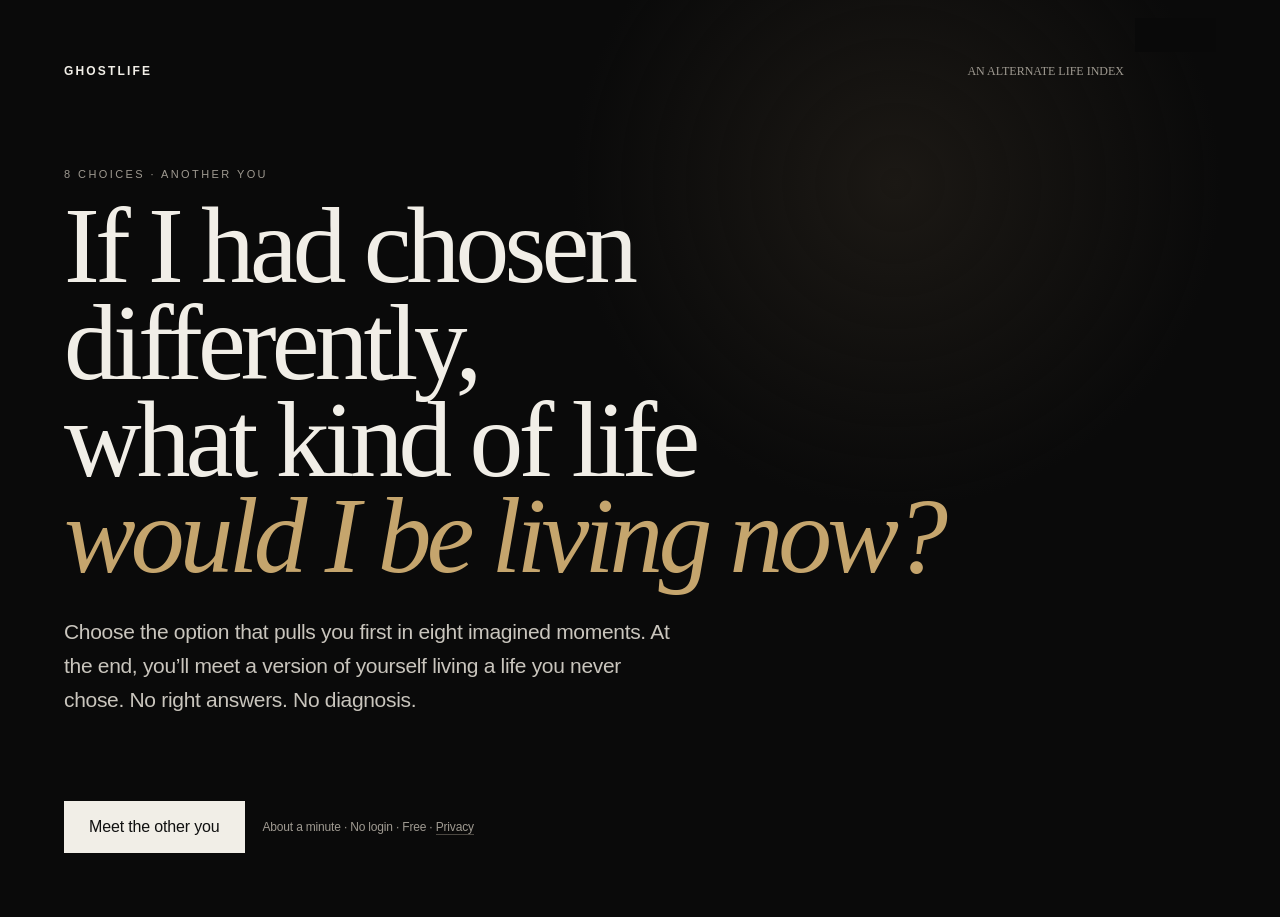
<file: index.html>
<!doctype html>
<html lang="ko">
<head>
<meta charset="utf-8"/>
<meta name="viewport" content="width=device-width,initial-scale=1,viewport-fit=cover"/>
<meta name="theme-color" content="#0a0a0a"/>
<meta name="robots" content="index,follow"/>
<link rel="icon" href="favicon.svg" type="image/svg+xml"/>
<title>GHOSTLIFE — 다른 선택 끝의 나</title>
<meta name="description" content="지금과 다른 선택을 했다면, 나는 어떤 사람이 되었을까? 8개의 장면으로 만나는 또 하나의 나."/>
<link rel="canonical" href="https://chirpyworks.github.io/ghostlife/"/>
<meta property="og:type" content="website"/>
<meta property="og:locale" content="ko_KR"/>
<meta property="og:locale:alternate" content="en_US"/>
<meta property="og:url" content="https://chirpyworks.github.io/ghostlife/"/>
<meta property="og:title" content="GHOSTLIFE — 다른 선택 끝의 나"/>
<meta property="og:description" content="8개의 장면을 고르면, 지금과 다른 삶을 살고 있을 내가 나타납니다."/>
<meta property="og:image" content="https://chirpyworks.github.io/ghostlife/og-ghostlife-kr-v2.png"/>
<meta property="og:image:type" content="image/png"/>
<meta property="og:image:width" content="1200"/>
<meta property="og:image:height" content="630"/>
<meta property="og:image:alt" content="GHOSTLIFE — 지금과 다른 선택을 했다면, 나는 어떤 사람이 되었을까?"/>
<meta name="twitter:card" content="summary_large_image"/>
<meta name="twitter:title" content="GHOSTLIFE — 다른 선택 끝의 나"/>
<meta name="twitter:description" content="8개의 장면을 고르면, 지금과 다른 삶을 살고 있을 내가 나타납니다."/>
<meta name="twitter:image" content="https://chirpyworks.github.io/ghostlife/og-ghostlife-kr-v2.png"/>
<link rel="stylesheet" href="styles/main.css"/>
<script async src="https://www.googletagmanager.com/gtag/js?id=G-9EV5BEQ917"></script>
<script>
  window.dataLayer = window.dataLayer || [];
  function gtag(){dataLayer.push(arguments);}
  gtag('js', new Date());
  gtag('config', 'G-9EV5BEQ917', {
    allow_google_signals: false,
    allow_ad_personalization_signals: false,
    send_page_view: true
  });
</script>
</head>
<body>
<main class="app">
<div class="lang-switch" role="group" aria-label="Language"><button id="langKo" type="button" data-action="set-lang" data-lang="ko">KR</button><button id="langEn" type="button" data-action="set-lang" data-lang="en">EN</button></div>
<section id="landing" class="screen landing active">
  <div class="brand"><strong>GHOSTLIFE</strong><span class="counter">AN ALTERNATE LIFE INDEX</span></div>
  <div class="hero">
    <div class="eyebrow">8 CHOICES · ANOTHER YOU</div>
    <h1 data-i18n-html="heroTitle"><span class="line">그때 다른 선택을 했다면,</span><span class="line">나는 지금</span><em>어떤 삶을 살고 있을까?</em></h1>
    <p data-i18n="heroBody">여덟 장면에서 망설이지 말고 마음이 먼저 가는 쪽을 고르세요. 마지막에는 지금과 조금 다른 삶을 살고 있는 또 하나의 내가 나타납니다. 정답도, 진단도 없습니다.</p><div id="inviteNote" class="invite-note"></div>
  </div>
  <div class="cta-row"><button class="btn" data-i18n="startBtn" data-action="start-test">다른 삶의 나 만나기</button><span class="fine" data-i18n-html="landingFine">약 1분 · 로그인 없이 · 무료 · <a href="privacy.html">개인정보 안내</a></span></div>
</section>

<section id="test" class="screen test">
  <div class="test-head"><strong>GHOSTLIFE</strong><span id="stepText" class="eyebrow">01 / 08</span></div>
  <div class="progress"><i id="progressBar"></i></div>
  <div class="question-wrap">
    <div class="question"><div id="qnum" class="qnum">01</div><h2 id="qtext"></h2></div>
    <div id="answers" class="answers"></div>
  </div>
</section>

<section id="reveal" class="screen reveal">
  <div class="timeline-scene">
    <div class="timeline-field" aria-hidden="true">
      <span class="timeline-stem"></span>
      <span class="timeline-branch one"></span>
      <span class="timeline-branch two"></span>
      <span class="timeline-origin"></span>
      <span class="timeline-lock"></span>
    </div>
    <div class="reveal-copy">
      <div id="revealPhase" class="signal">SIGNAL</div>
      <h2 data-i18n-html="revealTitle">선택이 갈라진 곳에서 <i>다른 내가 나타납니다</i></h2>
    </div>
  </div>
</section>

<section id="result" class="screen result">
  <article id="poster" class="poster">
    <div class="poster-top"><div id="ghostId" class="poster-id">GHOST ID / 00</div></div><div id="posterEmblem" class="poster-emblem" aria-hidden="true"></div>
    <div class="poster-mid"><h1 id="resultTitle"></h1><div id="heroLine" class="hero-line"></div></div>
    <div class="poster-bottom"><div id="coords" class="coords"></div></div>
  </article>
  <aside class="result-panel" aria-live="polite">
    <div><div class="eyebrow" data-i18n="resultEyebrow">또 다른 나</div><h3 id="resultKo"></h3></div>
    <div id="facts" class="facts"></div>
    <div id="decision" class="decision"></div>
    <div id="autoDuo" class="duo auto-duo"></div>
    <div class="actions">
      <button class="btn" data-i18n="savePoster" data-action="download-poster">포스터 저장</button>
      <button class="btn secondary" data-i18n="shareResult" data-action="share-result">결과 공유</button>
      <button class="btn secondary" data-i18n="inviteFriend" data-action="invite-friend">친구 초대</button>
      <button class="btn secondary" data-i18n="compareCode" data-action="open-compare">코드로 비교</button>
      <button class="btn secondary" data-i18n="retake" data-action="restart">다시 선택</button>
    </div>
    <div class="fine" data-i18n-html="disclaimer">GHOSTLIFE는 심리검사가 아닙니다. 여덟 개의 선택으로 상상해보는 ‘살지 않은 나’에 가깝습니다. · <a href="privacy.html">개인정보 안내</a></div>
  </aside>
</section>

<section id="compare" class="screen compare">
  <div class="eyebrow">GHOSTLIFE / DUAL TIMELINE</div>
  <h2 data-i18n-html="compareTitle">다른 삶의 우리 둘은 <em>어디서 처음 만났을까?</em></h2>
  <p data-i18n="compareBody">각자의 GHOST 코드를 넣으면 두 사람이 다른 삶에서 마주쳤을 법한 한 장면을 보여줍니다.</p>
  <div id="compareInputs">
    <div class="share-code"><label class="sr-only" data-i18n="myCodeLabel" for="myCode">내 GHOST 코드</label><input id="myCode" aria-label="내 GHOST 코드" readonly/><button class="btn" data-i18n="copy" data-action="copy-code">복사</button></div>
    <div class="share-code share-code-secondary"><label class="sr-only" data-i18n="friendCodeLabel" for="friendCode">친구 GHOST 코드</label><input id="friendCode" aria-label="친구 GHOST 코드" placeholder="친구 코드 입력"/><button class="btn secondary" data-i18n="seeScene" data-action="make-duo">장면 보기</button></div>
  </div>
  <div id="duo" class="duo"></div>
  <div id="duoActions" class="duo-actions">
    <button class="btn" data-i18n="saveDuoPoster" data-action="download-duo-poster">둘의 포스터 저장</button>
    <button class="btn secondary" data-i18n="shareDuo" data-action="share-duo">둘의 장면 공유</button>
    <button class="btn secondary" data-i18n="tryIt" data-action="start-fresh">나도 해보기</button>
  </div>
  <div id="returnResult" class="return-result"><button class="btn secondary" data-i18n="backResult" data-action="back-result">내 결과로 돌아가기</button></div>
</section>
</main>
<script src="src/data.js"></script>
<script src="src/scoring.js"></script>
<script src="src/analytics.js"></script>
<script src="src/app.js"></script>
</body>
</html>
</file>
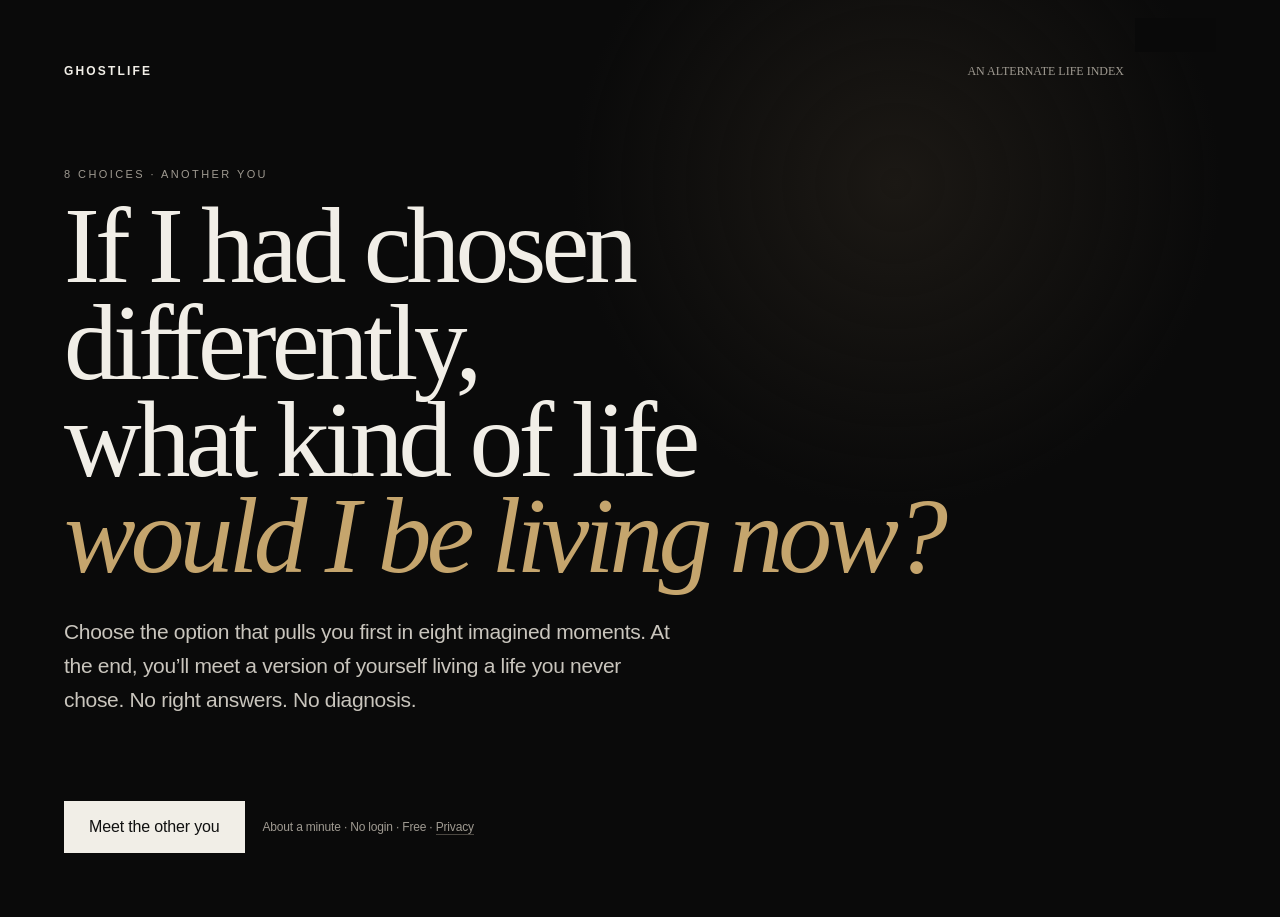
<file: en.html>
<!doctype html>
<html lang="en">
<head>
<meta charset="utf-8"/>
<meta name="viewport" content="width=device-width,initial-scale=1"/>
<meta name="robots" content="noindex,follow"/>
<title>GHOSTLIFE — The Life You Didn’t Live</title>
<meta name="description" content="Eight choices reveal a version of you living the life you never chose."/>
<meta property="og:type" content="website"/>
<meta property="og:url" content="https://chirpyworks.github.io/ghostlife/en.html"/>
<meta property="og:title" content="GHOSTLIFE — The Life You Didn’t Live"/>
<meta property="og:description" content="Eight choices reveal a version of you living the life you never chose."/>
<meta property="og:image" content="https://chirpyworks.github.io/ghostlife/og-ghostlife-en.png"/>
<meta property="og:image:type" content="image/png"/>
<meta property="og:image:width" content="1200"/>
<meta property="og:image:height" content="630"/>
<meta property="og:image:alt" content="GHOSTLIFE — If you had chosen differently, who would you be now?"/>
<meta property="og:locale" content="en_US"/>
<meta property="og:locale:alternate" content="ko_KR"/>
<meta name="twitter:card" content="summary_large_image"/>
<meta name="twitter:title" content="GHOSTLIFE — The Life You Didn’t Live"/>
<meta name="twitter:description" content="Eight choices reveal a version of you living the life you never chose."/>
<meta name="twitter:image" content="https://chirpyworks.github.io/ghostlife/og-ghostlife-en.png"/>
<script>
(function(){
  const here=new URL(location.href);
  const target=new URL("./",location.href);
  here.searchParams.forEach((v,k)=>{if(k!=="lang")target.searchParams.set(k,v)});
  target.searchParams.set("lang","en");
  target.hash=here.hash;
  location.replace(target.href);
})();
</script>
<noscript><meta http-equiv="refresh" content="0;url=./?lang=en"/></noscript>
</head>
<body style="background:#0a0a0a;color:#f1eee7;font-family:Arial,sans-serif">Opening GHOSTLIFE…</body>
</html>
</file>
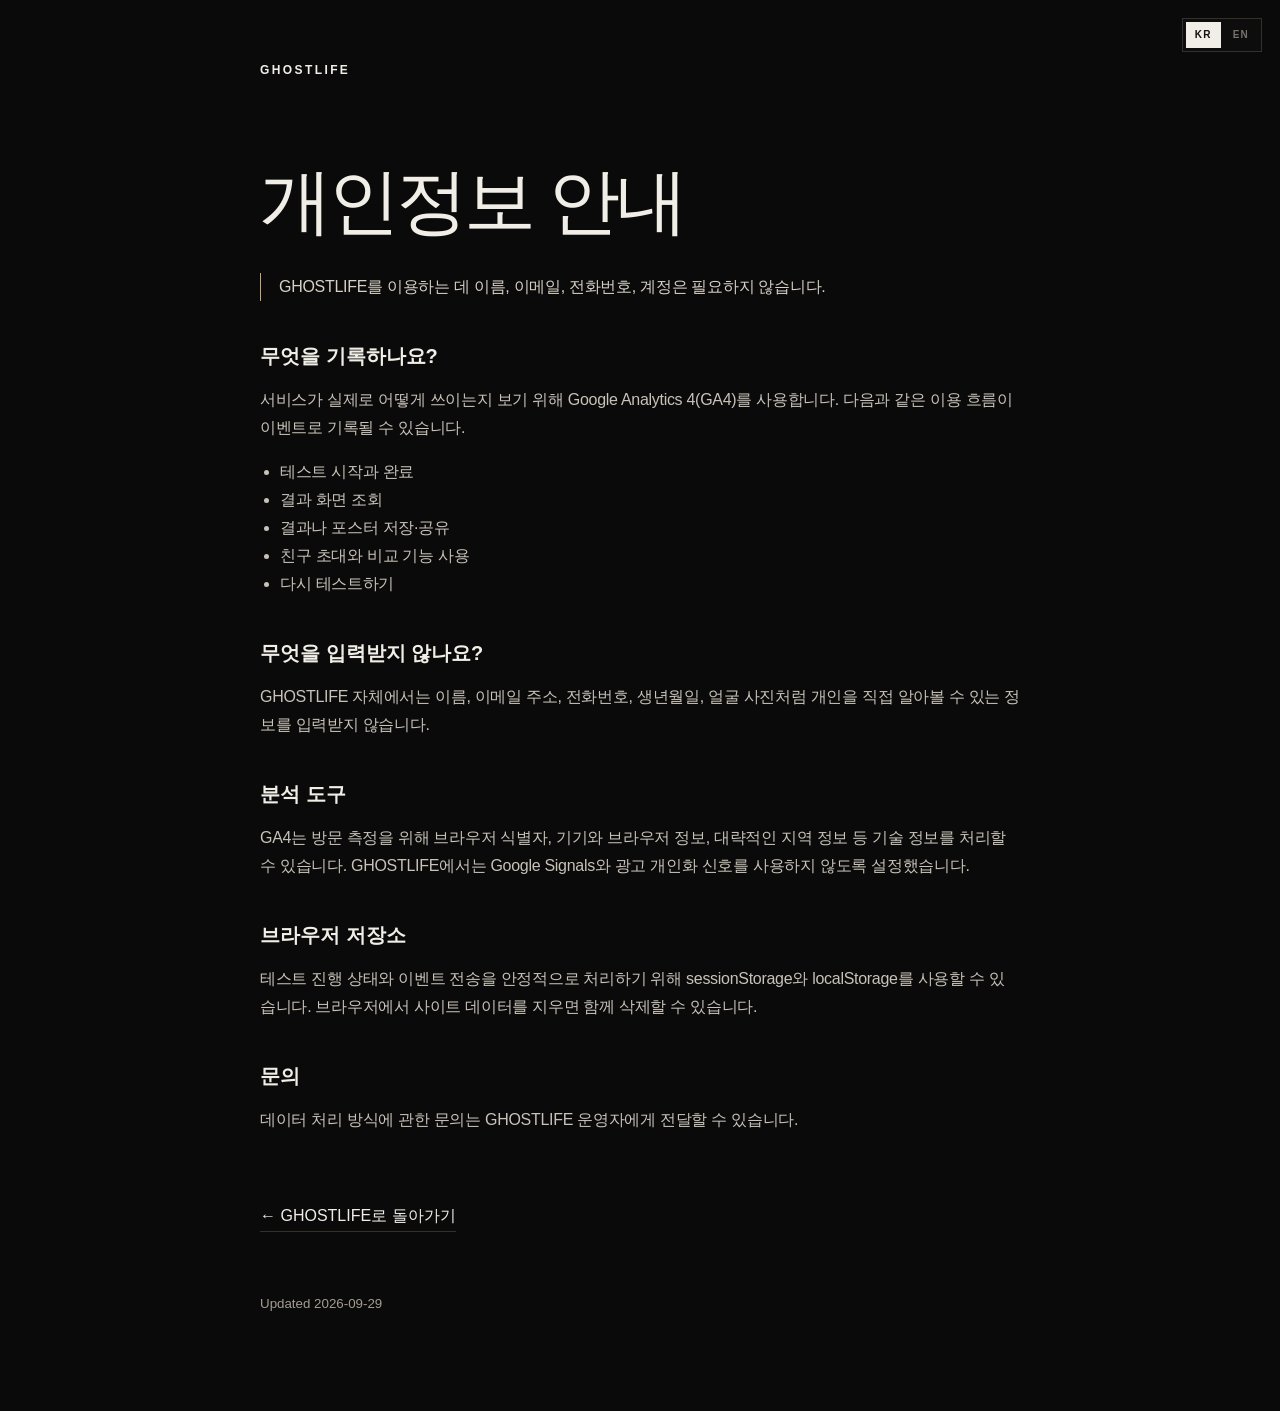
<file: privacy.html>
<!doctype html>
<html lang="ko">
<head>
<meta charset="utf-8"/>
<meta name="viewport" content="width=device-width,initial-scale=1"/>
<meta name="robots" content="index,follow"/>
<meta name="theme-color" content="#0a0a0a"/>
<title>GHOSTLIFE — 개인정보 안내</title>
<style>
:root{--bg:#0a0a0a;--fg:#f1eee7;--muted:#a39d93;--line:#34312d;--accent:#c5a56d;--ui:-apple-system,BlinkMacSystemFont,"Apple SD Gothic Neo","Noto Sans KR","Segoe UI",Arial,sans-serif}
*{box-sizing:border-box}body{margin:0;background:var(--bg);color:var(--fg);font-family:var(--ui)}
main{width:min(760px,calc(100% - 44px));margin:auto;padding:64px 0 100px}
a{color:var(--fg)}.brand{font:700 12px/1 Arial;letter-spacing:.2em;margin-bottom:90px}
h1{font-size:clamp(40px,8vw,72px);line-height:.98;letter-spacing:-.055em;margin:0 0 36px;font-weight:560}
h2{font-size:20px;margin:42px 0 12px}p,li{color:#c8c2b8;line-height:1.75;letter-spacing:-.018em}ul{padding-left:20px}
.note{border-left:1px solid var(--accent);padding-left:18px;margin:32px 0;color:#d7d0c5}
.back{display:inline-block;margin-top:56px;text-decoration:none;border-bottom:1px solid var(--line);padding-bottom:4px}
small{display:block;color:var(--muted);margin-top:64px}
.lang{position:fixed;right:18px;top:18px;border:1px solid var(--line);background:#0d0d0d;padding:3px;display:flex;gap:3px}
.lang button{border:0;background:transparent;color:#77716a;padding:8px 9px;font:600 10px/1 Arial;letter-spacing:.12em;cursor:pointer}.lang button.active{background:var(--fg);color:#111}
[data-lang-panel]{display:none}[data-lang-panel].active{display:block}
</style>
</head>
<body>
<div class="lang"><button id="koBtn" onclick="setLang('ko')">KR</button><button id="enBtn" onclick="setLang('en')">EN</button></div>
<main>
<div class="brand">GHOSTLIFE</div>

<section data-lang-panel="ko">
<h1>개인정보 안내</h1>
<p class="note">GHOSTLIFE를 이용하는 데 이름, 이메일, 전화번호, 계정은 필요하지 않습니다.</p>

<h2>무엇을 기록하나요?</h2>
<p>서비스가 실제로 어떻게 쓰이는지 보기 위해 Google Analytics 4(GA4)를 사용합니다. 다음과 같은 이용 흐름이 이벤트로 기록될 수 있습니다.</p>
<ul>
<li>테스트 시작과 완료</li>
<li>결과 화면 조회</li>
<li>결과나 포스터 저장·공유</li>
<li>친구 초대와 비교 기능 사용</li>
<li>다시 테스트하기</li>
</ul>

<h2>무엇을 입력받지 않나요?</h2>
<p>GHOSTLIFE 자체에서는 이름, 이메일 주소, 전화번호, 생년월일, 얼굴 사진처럼 개인을 직접 알아볼 수 있는 정보를 입력받지 않습니다.</p>

<h2>분석 도구</h2>
<p>GA4는 방문 측정을 위해 브라우저 식별자, 기기와 브라우저 정보, 대략적인 지역 정보 등 기술 정보를 처리할 수 있습니다. GHOSTLIFE에서는 Google Signals와 광고 개인화 신호를 사용하지 않도록 설정했습니다.</p>

<h2>브라우저 저장소</h2>
<p>테스트 진행 상태와 이벤트 전송을 안정적으로 처리하기 위해 sessionStorage와 localStorage를 사용할 수 있습니다. 브라우저에서 사이트 데이터를 지우면 함께 삭제할 수 있습니다.</p>

<h2>문의</h2>
<p>데이터 처리 방식에 관한 문의는 GHOSTLIFE 운영자에게 전달할 수 있습니다.</p>

<a class="back" href="./?lang=ko">← GHOSTLIFE로 돌아가기</a>
</section>

<section data-lang-panel="en">
<h1>Privacy</h1>
<p class="note">You don’t need to give GHOSTLIFE your name, email address, phone number, or create an account to use the experience.</p>

<h2>What do we measure?</h2>
<p>We use Google Analytics 4 (GA4) to understand how people move through the experience. We may record product events such as:</p>
<ul>
<li>starting and completing the choices</li>
<li>viewing a result</li>
<li>saving or sharing a result or poster</li>
<li>using friend invites and comparisons</li>
<li>taking the experience again</li>
</ul>

<h2>What don’t we ask for?</h2>
<p>GHOSTLIFE itself does not ask you to enter directly identifying information such as your name, email address, phone number, date of birth, or a photo of your face.</p>

<h2>Analytics</h2>
<p>GA4 may process technical information used for measurement, including browser identifiers, device and browser details, and approximate location. GHOSTLIFE is configured not to use Google Signals or ad-personalization signals.</p>

<h2>Browser storage</h2>
<p>We may use sessionStorage and localStorage to keep the experience stable and to queue analytics events. You can remove this data through your browser’s site-data controls.</p>

<h2>Questions</h2>
<p>If you have a question about how GHOSTLIFE handles data, you can contact the project operator.</p>

<a class="back" href="./?lang=en">← Back to GHOSTLIFE</a>
</section>

<small>Updated 2026-09-29</small>
</main>
<script>
const params=new URLSearchParams(location.search);
let lang=params.get("lang")==="en"?"en":"ko";
function setLang(next){
  lang=next==="en"?"en":"ko";
  document.documentElement.lang=lang;
  document.querySelectorAll("[data-lang-panel]").forEach(x=>x.classList.toggle("active",x.dataset.langPanel===lang));
  document.getElementById("koBtn").classList.toggle("active",lang==="ko");
  document.getElementById("enBtn").classList.toggle("active",lang==="en");
  document.title=lang==="ko"?"GHOSTLIFE — 개인정보 안내":"GHOSTLIFE — Privacy";
  const u=new URL(location.href);if(lang==="en")u.searchParams.set("lang","en");else u.searchParams.delete("lang");history.replaceState(null,"",u.pathname+(u.searchParams.toString()?"?"+u.searchParams.toString():""));
}
setLang(lang);
</script>
</body>
</html>
</file>
<file: styles/main.css>
:root{--bg:#0a0a0a;--fg:#f1eee7;--muted:#9f9a91;--line:#34312d;--accent:#c5a56d;--pad:clamp(20px,5vw,64px);--serif:Georgia,"Times New Roman",serif;--sans:Inter,Arial,sans-serif;--ko:-apple-system,BlinkMacSystemFont,"Apple SD Gothic Neo","Noto Sans KR","Malgun Gothic","Segoe UI",Arial,sans-serif}
*{box-sizing:border-box}html{background:var(--bg);color:var(--fg)}body{margin:0;font-family:var(--sans);background:radial-gradient(circle at 70% 20%,#1b1814 0,transparent 28%),var(--bg);min-height:100vh}
button{font:inherit}
button:focus-visible,input:focus-visible{outline:2px solid var(--accent);outline-offset:3px}
@media (prefers-reduced-motion:reduce){*,*:before,*:after{animation-duration:.001ms!important;animation-iteration-count:1!important;transition-duration:.001ms!important;scroll-behavior:auto!important}}
.app{min-height:100svh}.screen{display:none;min-height:100svh;padding:var(--pad)}.screen.active{display:flex}.eyebrow{font-size:11px;letter-spacing:.22em;text-transform:uppercase;color:var(--muted)}
.landing{flex-direction:column;justify-content:space-between;overflow:hidden;position:relative}
.brand{display:flex;justify-content:space-between;align-items:center}.brand strong{letter-spacing:.18em;font-size:12px}.counter{font:12px/1 var(--serif);color:var(--muted)}
.hero{max-width:1050px;padding:10vh 0 7vh}
.hero h1{font-family:var(--ko);font-size:clamp(52px,8.4vw,132px);line-height:.92;font-weight:520;letter-spacing:-.075em;margin:18px 0 30px;max-width:980px;text-wrap:balance}
.hero h1 .line{display:block}
.hero h1 em{display:block;font-family:var(--ko);font-style:normal;font-weight:520;color:var(--accent);letter-spacing:-.08em}
.hero p{font-family:var(--ko);font-size:clamp(16px,1.7vw,21px);line-height:1.62;letter-spacing:-.025em;max-width:620px;color:#c9c5bd;word-break:keep-all}
.cta-row{display:flex;gap:18px;align-items:center;flex-wrap:wrap}
.btn{border:1px solid var(--fg);background:var(--fg);color:#111;padding:16px 24px;cursor:pointer;letter-spacing:-.01em;font-family:var(--ko);font-weight:520}
.btn.secondary{background:transparent;color:var(--fg);border-color:var(--line)}
.fine{font-family:var(--ko);color:var(--muted);font-size:12px;line-height:1.5;letter-spacing:-.015em}.fine a{color:inherit;text-decoration:none;border-bottom:1px solid #4b4741}.fine a:hover{color:var(--fg)}.sr-only{position:absolute;width:1px;height:1px;padding:0;margin:-1px;overflow:hidden;clip:rect(0,0,0,0);white-space:nowrap;border:0}
.test{flex-direction:column;max-width:1240px;margin:auto;width:100%}
.test-head{display:flex;justify-content:space-between;gap:24px;border-bottom:1px solid var(--line);padding-bottom:18px}
.progress{height:1px;background:#292724;margin-top:10px;position:relative}
.progress>i{display:block;height:1px;background:var(--fg);width:12.5%;transition:width .35s ease}
.question-wrap{display:grid;grid-template-columns:minmax(390px,.94fr) minmax(460px,1.06fr);gap:clamp(48px,5.5vw,88px);padding:clamp(54px,7vh,82px) 0 7vh;align-items:start}
.question{max-width:610px}
.qnum{font:italic 20px/1 var(--serif);color:var(--accent)}
.question h2{font-family:var(--ko);font-size:clamp(38px,3.45vw,54px);line-height:1.16;font-weight:540;letter-spacing:-.045em;margin:16px 0 0;word-break:keep-all;text-wrap:balance}
.answers{display:grid;gap:0;align-content:start;max-width:720px}
.answer{display:grid;grid-template-columns:36px 1fr;gap:18px;text-align:left;background:transparent;color:var(--fg);border:0;border-top:1px solid #403c36;padding:23px 6px;cursor:pointer;transition:padding .18s ease,border-color .18s ease,background .18s ease;font-family:var(--ko);font-size:clamp(17.5px,1.15vw,19px);line-height:1.56;letter-spacing:-.02em;word-break:keep-all}
.answer:last-child{border-bottom:1px solid #403c36}
.answer:hover{padding-left:12px;border-color:#8a8277;background:rgba(255,255,255,.012)}
.answer span:first-child{font:italic 16px var(--serif);color:var(--muted);padding-top:1px}
.reveal{align-items:center;justify-content:center;text-align:center;position:relative;overflow:hidden}.reveal:before{content:"";position:absolute;width:55vmin;height:55vmin;border:1px solid #27231e;border-radius:50%;animation:pulse 2s ease-in-out infinite}.reveal h2{font-family:var(--ko);font-size:clamp(40px,7vw,86px);line-height:1.02;font-weight:520;letter-spacing:-.06em;max-width:800px;margin:0;z-index:1;word-break:keep-all}.reveal h2 i{display:block;color:var(--accent);font-style:normal;font-weight:520}.signal{letter-spacing:.35em;font-size:10px;color:var(--muted);margin-bottom:24px;z-index:1}@keyframes pulse{50%{transform:scale(1.12);opacity:.45}}
.result{padding:0;display:none;background:#050505}.result.active{display:grid;grid-template-columns:minmax(300px,38%) 1fr;min-height:100svh}.poster{position:relative;min-height:100svh;padding:clamp(24px,4vw,56px);background:linear-gradient(150deg,#11100f,#050505 58%,#19140d);overflow:hidden;display:flex;flex-direction:column;justify-content:space-between}.poster:before{content:"";position:absolute;inset:12%;border:1px solid rgba(197,165,109,.22);transform:rotate(-7deg)}.poster:after{content:"";position:absolute;width:44vmin;height:44vmin;border:1px solid rgba(197,165,109,.25);border-radius:50%;right:-18vmin;top:24%;box-shadow:0 0 90px rgba(197,165,109,.08)}
.poster-top,.poster-mid,.poster-bottom{position:relative;z-index:2}.poster-id{font-size:10px;letter-spacing:.24em;color:#a9a39a}.poster h1{font:clamp(58px,7.2vw,116px)/.8 var(--serif);font-weight:400;letter-spacing:-.065em;margin:10vh 0 22px;max-width:760px}.poster h1 em{display:block;color:var(--accent);font-style:italic}.hero-line{font-family:var(--ko);font-size:clamp(18px,2vw,27px);line-height:1.45;letter-spacing:-.035em;max-width:620px;color:#ddd8cf;word-break:keep-all}.coords{display:flex;gap:20px;flex-wrap:wrap;padding-top:22px;border-top:1px solid rgba(255,255,255,.15);font-size:11px;letter-spacing:.1em;text-transform:uppercase;color:#a9a39a}
.result-panel{padding:clamp(30px,6vw,90px);display:flex;flex-direction:column;justify-content:center;gap:38px;background:#0d0d0d}.result-panel h3{font-family:var(--ko);font-size:36px;line-height:1.05;font-weight:520;letter-spacing:-.04em;margin:0}.facts{display:grid;grid-template-columns:repeat(2,minmax(0,1fr));gap:28px}.fact small{display:block;color:var(--muted);font-size:10px;letter-spacing:.16em;text-transform:uppercase;margin-bottom:8px}.fact b{font-family:var(--ko);font-size:19px;line-height:1.35;font-weight:500;letter-spacing:-.03em}.decision{font-family:var(--ko);border-left:1px solid var(--accent);padding-left:20px;color:#c7c1b8;line-height:1.62;letter-spacing:-.025em}.actions{display:flex;gap:10px;flex-wrap:wrap}
.compare{flex-direction:column;justify-content:center;max-width:980px;margin:auto}.compare h2{font-family:var(--ko);font-size:clamp(46px,7vw,90px);line-height:.98;font-weight:520;letter-spacing:-.065em;margin:18px 0;word-break:keep-all}.compare p{font-family:var(--ko);max-width:600px;color:#bbb5ac;line-height:1.65;letter-spacing:-.025em;word-break:keep-all}.duo{margin-top:42px;border-top:1px solid var(--line);padding-top:28px;display:none}.duo.active{display:grid;grid-template-columns:1fr 1fr;gap:22px}.duo-card{border:1px solid var(--line);padding:24px;min-height:230px}.duo-card h3{font:30px var(--serif);font-weight:400;margin:8px 0}.duo-card p{font-family:var(--ko);line-height:1.6;letter-spacing:-.025em}.share-code{display:flex;gap:8px;max-width:600px}.share-code input{font-family:var(--ko);flex:1;background:#111;color:var(--fg);border:1px solid var(--line);padding:14px}
.poster.LOHB{background:linear-gradient(145deg,#06080a 0,#0b0c0c 55%,#22190f 100%)}
.poster.LOHB:before{inset:9% 16% 13% 9%;transform:rotate(-4deg);border-color:rgba(208,173,105,.35)}
.poster.LOHB:after{border-radius:0;width:58%;height:1px;right:-5%;top:34%;box-shadow:0 46px 0 rgba(197,165,109,.16),0 92px 0 rgba(197,165,109,.09)}
.poster.LIVE{background:linear-gradient(118deg,#211a15 0,#090909 43%,#24201d 100%)}
.poster.LIVE:before{inset:17% -12% 18% 30%;transform:rotate(21deg);border:0;border-top:1px solid rgba(255,255,255,.38);border-bottom:1px solid rgba(255,255,255,.13)}
.poster.LIVE:after{width:52%;height:74%;right:-19%;top:9%;border-radius:48% 18% 54% 12%;transform:rotate(-13deg);border-color:rgba(255,255,255,.23)}
.poster.LIVE h1{transform:rotate(-2deg);transform-origin:left bottom}
.poster.SOHB{background:linear-gradient(180deg,#080807,#0b0a08 72%,#15100b)}
.poster.SOHB:before{inset:10%;transform:none;border-color:rgba(197,165,109,.19)}
.poster.SOHB:after{width:22vmin;height:22vmin;right:10%;top:12%;border-radius:2px;border-color:rgba(197,165,109,.22);box-shadow:none}
.poster.SOHB h1{letter-spacing:-.045em;max-width:580px}


/* Native bilingual UI */
.lang-switch{position:fixed;z-index:80;top:18px;right:var(--pad);display:flex;gap:3px;padding:3px;border:1px solid #3c3832;background:rgba(10,10,10,.78);backdrop-filter:blur(14px)}
.lang-switch button{border:0;background:transparent;color:#77716a;font:600 10px/1 Arial,sans-serif;letter-spacing:.12em;padding:8px 9px;cursor:pointer}
.lang-switch button.active{background:#f1eee7;color:#111}
.brand,.test-head{padding-right:92px}
html[lang="en"] .hero h1{font-family:var(--serif);font-weight:400;letter-spacing:-.045em;line-height:.9}
html[lang="en"] .hero h1 em{font-family:var(--serif);font-weight:400;font-style:italic;letter-spacing:-.045em}
html[lang="en"] .hero p,html[lang="en"] .question h2,html[lang="en"] .answer,html[lang="en"] .result-panel,html[lang="en"] .compare{letter-spacing:-.015em}
html[lang="en"] .question h2{font-weight:500;line-height:1.08}
html[lang="en"] .answer{line-height:1.48}
@media(max-width:820px){
  .lang-switch{top:12px;right:14px}
  .brand,.test-head{padding-right:74px}
}

/* GHOSTLIFE generative visual grammar — 4 axes combine into 16 distinct compositions */
.poster{--a:#c5a56d;--bg1:#090909;--bg2:#21180e;background:linear-gradient(145deg,var(--bg1),#080808 58%,var(--bg2));}
.poster h1 em{color:var(--a)}
.poster-emblem{position:absolute;z-index:1;pointer-events:none;transition:opacity .5s ease,transform .7s cubic-bezier(.2,.8,.2,1)}
.poster-emblem svg{width:100%;height:100%;overflow:visible}
.poster-emblem path,.poster-emblem circle,.poster-emblem rect,.poster-emblem line{vector-effect:non-scaling-stroke}
.poster.axis-stay .poster-mid{align-self:flex-start;max-width:90%}
.poster.axis-leave .poster-mid{align-self:flex-end;width:94%;transform:translateX(3%)}
.poster.axis-leave .coords{justify-content:flex-end;text-align:right}
.poster.axis-order:before{inset:9% 10%;transform:none;border-color:color-mix(in srgb,var(--a) 28%,transparent)}
.poster.axis-impulse:before{inset:14% -8% 10% 23%;transform:rotate(-10deg);border-color:color-mix(in srgb,var(--a) 34%,transparent)}
.poster.axis-impulse h1{transform:rotate(-1.7deg);transform-origin:left bottom}
.poster.axis-impulse h1 em{transform:translateX(5%);display:block}
.poster.axis-hidden .poster-emblem{width:118px;height:118px;right:7%;top:8%;opacity:.72}
.poster.axis-seen .poster-emblem{width:min(58vw,520px);height:min(58vw,520px);right:-15%;top:16%;opacity:.16;transform:rotate(12deg)}
.poster.axis-build:after{width:46%;height:54%;right:-10%;top:26%;border-radius:0;border-color:color-mix(in srgb,var(--a) 24%,transparent);box-shadow:28px 28px 0 -27px color-mix(in srgb,var(--a) 25%,transparent)}
.poster.axis-experience:after{width:52vmin;height:52vmin;right:-18vmin;top:23%;border-radius:50%;border-color:color-mix(in srgb,var(--a) 25%,transparent);box-shadow:0 0 100px color-mix(in srgb,var(--a) 9%,transparent)}
.poster.lock-in{animation:posterLock .72s cubic-bezier(.16,.8,.22,1) both}
@keyframes posterLock{0%{opacity:0;clip-path:inset(46% 0 46% 0);transform:scale(.985)}55%{opacity:1;clip-path:inset(0 0 0 0)}100%{transform:scale(1)}}

/* Signature moment: SIGNAL → SPLIT → LOCK */
.timeline-scene{position:relative;width:min(760px,86vw);height:min(520px,62svh);display:flex;align-items:center;justify-content:center}
.timeline-field{position:absolute;inset:0}
.timeline-stem,.timeline-branch{position:absolute;left:50%;top:8%;width:1px;height:72%;background:#5d554b;transform-origin:50% 18%;opacity:.65}
.timeline-stem{animation:signalStem .42s ease-out both}
.timeline-branch.one{animation:timelineSplitOne .9s .38s cubic-bezier(.2,.8,.2,1) both;background:var(--accent)}
.timeline-branch.two{animation:timelineSplitTwo .9s .38s cubic-bezier(.2,.8,.2,1) both}
.timeline-origin{position:absolute;left:calc(50% - 5px);top:21%;width:10px;height:10px;border:1px solid var(--accent);border-radius:50%;animation:originPulse 1.4s ease-in-out both}
.timeline-lock{position:absolute;left:calc(50% - 28px);bottom:14%;width:56px;height:56px;border:1px solid var(--accent);opacity:0;animation:lockMark .5s 1.02s cubic-bezier(.2,.8,.2,1) forwards}
.timeline-lock:before,.timeline-lock:after{content:"";position:absolute;background:var(--accent);opacity:.65}
.timeline-lock:before{left:50%;top:-18px;width:1px;height:92px}.timeline-lock:after{top:50%;left:-18px;height:1px;width:92px}
.reveal-copy{position:relative;z-index:3;max-width:720px}
#revealPhase{margin-bottom:20px}
@keyframes signalStem{from{height:0;opacity:0}to{height:72%;opacity:.65}}
@keyframes timelineSplitOne{0%{transform:rotate(0)}100%{transform:rotate(13deg)}}
@keyframes timelineSplitTwo{0%{transform:rotate(0)}100%{transform:rotate(-13deg)}}
@keyframes originPulse{0%,100%{transform:scale(.7);opacity:.2}42%{transform:scale(1.7);opacity:1}}
@keyframes lockMark{from{opacity:0;transform:scale(1.7) rotate(8deg)}to{opacity:.72;transform:scale(1) rotate(0)}}

/* State transitions */
.question-wrap{transition:opacity .18s ease,transform .18s ease}
.question-wrap.is-switching{opacity:0;transform:translateX(18px);pointer-events:none}
.duo.auto-duo{margin-top:4px;padding-top:24px}
.duo-actions{display:flex;gap:10px;flex-wrap:wrap;margin-top:18px}
.invite-note{display:none;font-family:var(--ko);font-size:13px;line-height:1.55;color:#c9c2b7;border-left:1px solid var(--accent);padding-left:14px;margin-top:18px}
.invite-note.active{display:block}
.duo-scene-copy{font-family:var(--ko);line-height:1.65;letter-spacing:-.025em;color:#c9c2b7}
.duo.active .duo-card{animation:duoLock .5s cubic-bezier(.2,.8,.2,1) both}
.duo.active .duo-card:nth-child(2){animation-delay:.08s}.duo.active .duo-card:nth-child(3){animation-delay:.16s}
@keyframes duoLock{from{opacity:0;transform:translateY(18px);clip-path:inset(0 0 100% 0)}to{opacity:1;transform:none;clip-path:inset(0 0 0 0)}}

@media(min-width:1280px){
  .test{max-width:1320px}
  .question-wrap{grid-template-columns:minmax(410px,.9fr) minmax(520px,1.1fr);gap:clamp(72px,8vw,140px)}
  .question h2{font-size:clamp(48px,4vw,64px);max-width:10.5em}
  .answer{font-size:17px;padding-top:23px;padding-bottom:23px}
}
@media(max-width:1024px) and (min-width:821px){
  .question-wrap{grid-template-columns:minmax(300px,.9fr) minmax(380px,1.1fr);gap:44px}
  .question h2{font-size:clamp(38px,4.7vw,50px)}
}
@media(min-width:821px){
  .test{max-width:1280px}
  .test-head{padding-bottom:16px}
  .progress{margin-top:10px}
  .question{padding-right:10px}
  .answers{padding-top:2px}
}
@media(max-width:820px){
  :root{--pad:22px}
  .landing{min-height:100svh}
  .brand{align-items:flex-start;gap:18px}
  .brand strong{font-size:12px;letter-spacing:.22em}
  .counter{font-size:11px;line-height:1.25;text-align:right;max-width:190px}
  .hero{padding:7vh 0 5.5vh;max-width:none}
  .hero .eyebrow{font-size:10px;letter-spacing:.26em}
  .hero h1{font-size:clamp(46px,12.3vw,60px);line-height:.94;letter-spacing:-.085em;margin:16px 0 26px}
  .hero h1 em{letter-spacing:-.09em}
  .hero p{font-size:16px;line-height:1.62;max-width:34em}
  .cta-row{display:grid;grid-template-columns:1fr;gap:12px;align-items:stretch}
  .cta-row .btn{width:100%;padding:18px 20px;font-size:17px}
  .cta-row .fine{text-align:left}
  .question-wrap{grid-template-columns:1fr;padding-top:6vh}
  .question h2{font-family:var(--ko);font-size:clamp(34px,8.7vw,48px);line-height:1.08;letter-spacing:-.055em;word-break:keep-all}
  .answer{font-family:var(--ko);line-height:1.45}
  .result.active{grid-template-columns:1fr}
  .poster{min-height:82svh;padding:24px 22px 28px}
  .poster h1{font-size:clamp(50px,14vw,76px);margin:18vh 0 22px}
  .poster.axis-seen .poster-emblem{width:76vw;height:76vw;right:-25%;top:18%}
  .result-panel{min-height:auto;padding:38px 22px 48px;gap:28px}
  .facts{grid-template-columns:1fr 1fr;gap:22px 18px}
  .actions{display:grid;grid-template-columns:1fr 1fr}
  .actions .btn:first-child{grid-column:1/-1}
  .duo.active{grid-template-columns:1fr}
  .share-code{display:grid;grid-template-columns:1fr auto;width:100%}
  .compare{justify-content:flex-start;padding-top:9vh}
  .compare h2{font-size:clamp(42px,11.5vw,62px)}
  .timeline-scene{height:58svh}
}

/* Structural utility classes */
.share-code-secondary{margin-top:10px}
#duoActions{display:none}
.return-result{margin-top:30px}
.span-all{grid-column:1/-1}
</file>
